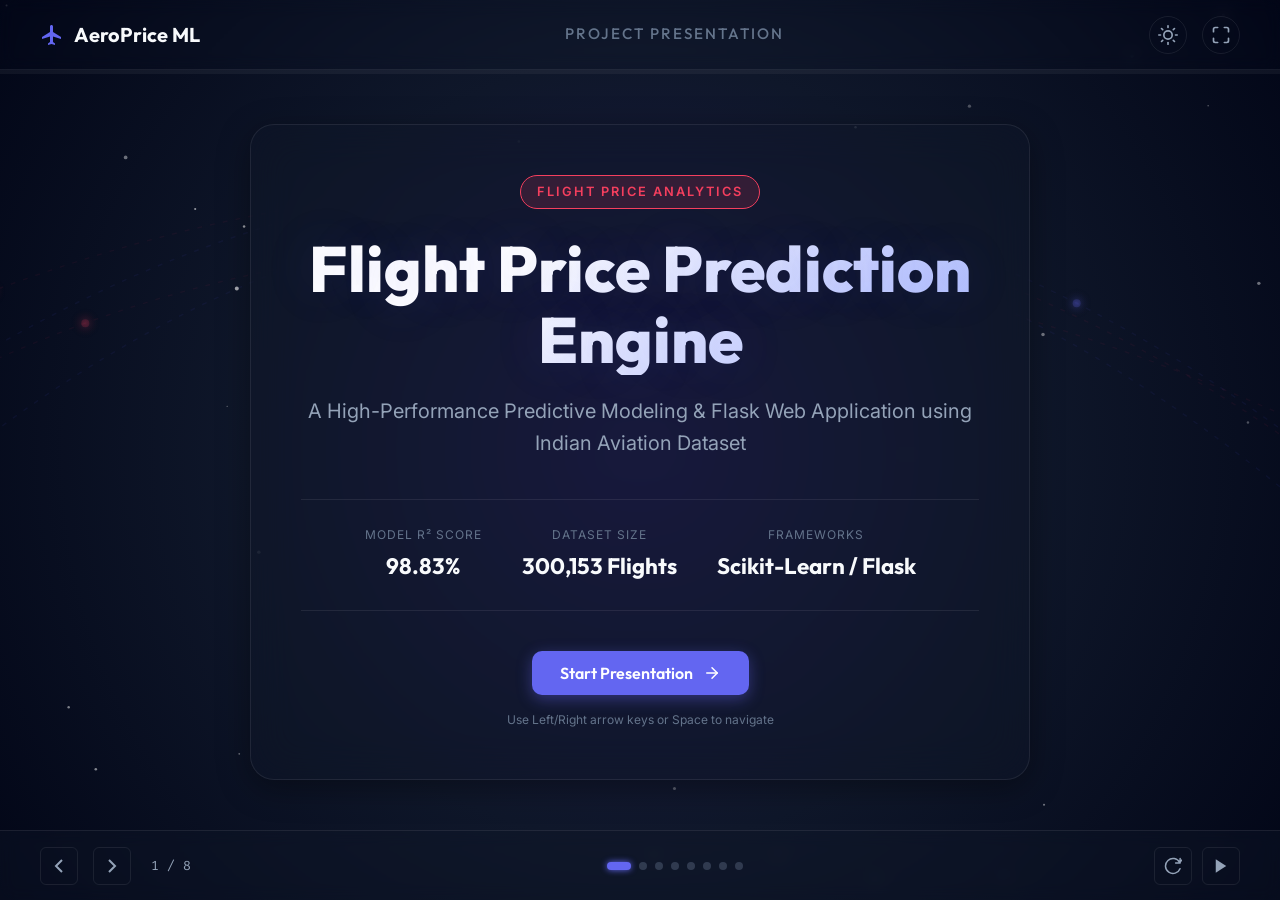
<file: presentation/index.html>
<!DOCTYPE html>
<html lang="en">
<head>
    <meta charset="UTF-8">
    <meta name="viewport" content="width=device-width, initial-scale=1.0">
    <title>Flight Price Prediction - Project Presentation</title>
    <!-- Fonts -->
    <link rel="preconnect" href="https://fonts.googleapis.com">
    <link rel="preconnect" href="https://fonts.gstatic.com" crossorigin>
    <link href="https://fonts.googleapis.com/css2?family=Inter:wght@300;400;500;600;700&family=Outfit:wght@400;500;600;700;800&family=Fira+Code:wght@400;500&display=swap" rel="stylesheet">
    <!-- Style sheet link -->
    <link rel="stylesheet" href="style.css">
</head>
<body>
    <!-- Background Canvas for Interactive Particle Animation -->
    <canvas id="canvas-bg"></canvas>

    <!-- Presentation Wrapper -->
    <div id="presentation-container">
        
        <!-- Header -->
        <header id="pres-header">
            <div class="header-logo">
                <svg width="24" height="24" viewBox="0 0 24 24" fill="none" xmlns="http://www.w3.org/2000/svg">
                    <path d="M21 16V14L13 9V3.5C13 2.67 12.33 2 11.5 2C10.67 2 10 2.67 10 3.5V9L2 14V16L10 13.5V19L8 20.5V22L11.5 21L15 22V20.5L13 19V13.5L21 16Z" fill="currentColor"/>
                </svg>
                <span>AeroPrice ML</span>
            </div>
            <div class="header-title">Project Presentation</div>
            <div class="header-controls">
                <button id="btn-theme-toggle" title="Toggle Theme">
                    <svg class="sun-icon" width="20" height="20" viewBox="0 0 24 24" fill="none" stroke="currentColor" stroke-width="2" stroke-linecap="round" stroke-linejoin="round"><circle cx="12" cy="12" r="5"></circle><line x1="12" y1="1" x2="12" y2="3"></line><line x1="12" y1="21" x2="12" y2="23"></line><line x1="4.22" y1="4.22" x2="5.64" y2="5.64"></line><line x1="18.36" y1="18.36" x2="19.78" y2="19.78"></line><line x1="1" y1="12" x2="3" y2="12"></line><line x1="21" y1="12" x2="23" y2="12"></line><line x1="4.22" y1="19.78" x2="5.64" y2="18.36"></line><line x1="18.36" y1="5.64" x2="19.78" y2="4.22"></line></svg>
                </button>
                <button id="btn-fullscreen" title="Toggle Fullscreen">
                    <svg width="20" height="20" viewBox="0 0 24 24" fill="none" stroke="currentColor" stroke-width="2" stroke-linecap="round" stroke-linejoin="round"><path d="M8 3H5a2 2 0 0 0-2 2v3m18 0V5a2 2 0 0 0-2-2h-3m0 18h3a2 2 0 0 0 2-2v-3M3 16v3a2 2 0 0 0 2 2h3"></path></svg>
                </button>
            </div>
        </header>

        <!-- Progress Indicator -->
        <div id="progress-bar-container">
            <div id="progress-bar"></div>
        </div>

        <!-- Slides Holder -->
        <main id="slides-viewport">
            
            <!-- SLIDE 1: TITLE -->
            <section class="slide active" id="slide-title" data-slide="0">
                <div class="slide-content title-layout">
                    <div class="title-main-card">
                        <div class="badge-animated">Flight Price Analytics</div>
                        <h1 class="glow-text">Flight Price Prediction Engine</h1>
                        <p class="subtitle">A High-Performance Predictive Modeling & Flask Web Application using Indian Aviation Dataset</p>
                        
                        <div class="title-meta">
                            <div class="meta-item">
                                <span class="meta-label">Model R² Score</span>
                                <span class="meta-value text-emerald">98.83%</span>
                            </div>
                            <div class="meta-item">
                                <span class="meta-label">Dataset Size</span>
                                <span class="meta-value text-indigo">300,153 Flights</span>
                            </div>
                            <div class="meta-item">
                                <span class="meta-label">Frameworks</span>
                                <span class="meta-value">Scikit-Learn / Flask</span>
                            </div>
                        </div>

                        <div class="title-action">
                            <button class="btn btn-primary" onclick="app.nextSlide()">
                                Start Presentation
                                <svg width="18" height="18" viewBox="0 0 24 24" fill="none" stroke="currentColor" stroke-width="2" stroke-linecap="round" stroke-linejoin="round"><line x1="5" y1="12" x2="19" y2="12"></line><polyline points="12 5 19 12 12 19"></polyline></svg>
                            </button>
                            <span class="navigation-tip">Use Left/Right arrow keys or Space to navigate</span>
                        </div>
                    </div>
                </div>
            </section>

            <!-- SLIDE 2: THE DATASET -->
            <section class="slide" id="slide-dataset" data-slide="1">
                <div class="slide-content grid-2-col">
                    <div class="slide-text">
                        <span class="slide-tag">Data Exploration</span>
                        <h2>Understanding the Flight Dataset</h2>
                        <p>The core challenge is modeling how various variables affect airline pricing in India. Flight tickets are highly dynamic, changing based on features like airline brand, timing, destination, and purchase urgency.</p>
                        
                        <div class="data-insights-list">
                            <div class="insight-pill">
                                <span class="pill-icon">✈️</span>
                                <div>
                                    <h4>300k+ Records Collected</h4>
                                    <p>Covers 50 days of flight schedules between top metro hubs in India (Delhi, Mumbai, Kolkata, Chennai, Bangalore, Hyderabad).</p>
                                </div>
                            </div>
                            <div class="insight-pill">
                                <span class="pill-icon">💰</span>
                                <div>
                                    <h4>Drastic Class Disparity</h4>
                                    <p>Economy tickets range from ₹1,105 to ₹42,320, whereas Business Class spans from ₹12,000 up to ₹114,900, creating a massive predictive shift.</p>
                                </div>
                            </div>
                        </div>
                    </div>
                    
                    <div class="slide-visual">
                        <div class="glass-card stat-dashboard">
                            <h3>Dataset Composition</h3>
                            <div class="stats-grid">
                                <div class="stat-card">
                                    <span class="stat-number glow-emerald">300,153</span>
                                    <span class="stat-lbl">Total Samples</span>
                                </div>
                                <div class="stat-card">
                                    <span class="stat-number glow-indigo">6</span>
                                    <span class="stat-lbl">Major Airlines</span>
                                </div>
                                <div class="stat-card">
                                    <span class="stat-number glow-amber">6</span>
                                    <span class="stat-lbl">Metro Cities</span>
                                </div>
                                <div class="stat-card">
                                    <span class="stat-number glow-rose">2</span>
                                    <span class="stat-lbl">Travel Classes</span>
                                </div>
                            </div>
                            
                            <div class="visual-graph-mock">
                                <div class="graph-header">
                                    <span>Price Distribution by Class</span>
                                </div>
                                <div class="dist-bar-container">
                                    <div class="dist-bar-label">Economy</div>
                                    <div class="dist-bar-track">
                                        <div class="dist-bar-fill fill-economy" style="width: 70%">₹1.1k - ₹42k</div>
                                    </div>
                                </div>
                                <div class="dist-bar-container">
                                    <div class="dist-bar-label">Business</div>
                                    <div class="dist-bar-track">
                                        <div class="dist-bar-fill fill-business" style="width: 100%">₹12k - ₹115k</div>
                                    </div>
                                </div>
                                <span class="graph-footnote">Target variable (Price) was log-transformed (np.log1p) during modeling to stabilize variance.</span>
                            </div>
                        </div>
                    </div>
                </div>
            </section>

            <!-- SLIDE 3: FEATURE ENGINEERING -->
            <section class="slide" id="slide-features" data-slide="2">
                <div class="slide-content grid-2-col">
                    <div class="slide-text">
                        <span class="slide-tag">Preprocessing Pipeline</span>
                        <h2>Feature Engineering & Transformations</h2>
                        <p>To extract maximal predictive performance from tabular fields, raw values are passed through scaling and custom feature extraction pipelines before feeding the models.</p>
                        
                        <div class="feature-steps">
                            <div class="feature-step-item">
                                <div class="step-num">01</div>
                                <div class="step-text">
                                    <strong>Continuous Feature Scaling</strong>
                                    <p>Applied <code>StandardScaler</code> to center and scale numeric variables (days left, duration, stops).</p>
                                </div>
                            </div>
                            <div class="feature-step-item">
                                <div class="step-num">02</div>
                                <div class="step-text">
                                    <strong>Categorical Mapping & Encoding</strong>
                                    <p>Mapped Ordinals (Stops, times of day) directly. One-hot encoded nominals (airlines, source, destination).</p>
                                </div>
                            </div>
                            <div class="feature-step-item">
                                <div class="step-num">03</div>
                                <div class="step-text">
                                    <strong>Urgency Buckets (Booking Window)</strong>
                                    <p>Engineered <code>booking_window</code>: 0-7 days (extreme urgency), 8-14 days, 15-30 days, 31-60 days, 60+ days.</p>
                                </div>
                            </div>
                        </div>
                    </div>
                    
                    <div class="slide-visual">
                        <div class="glass-card feature-showcase">
                            <h3>Engineered Signals</h3>
                            
                            <div class="tabs-container">
                                <div class="tabs-header">
                                    <button class="tab-btn active" onclick="app.switchTab('features', 0)">Raw Inputs</button>
                                    <button class="tab-btn" onclick="app.switchTab('features', 1)">Engineered Features</button>
                                    <button class="tab-btn" onclick="app.switchTab('features', 2)">Model Inputs</button>
                                </div>
                                <div class="tabs-body">
                                    <!-- Tab 1: Raw Inputs -->
                                    <div class="tab-pane active" id="feat-tab-0">
                                        <div class="code-box">
                                            <span class="code-comment"># Raw data from flight records</span>
                                            <p><strong>flight_id:</strong> SG-8114</p>
                                            <p><strong>airline:</strong> SpiceJet</p>
                                            <p><strong>class:</strong> Economy</p>
                                            <p><strong>days_left:</strong> 4</p>
                                            <p><strong>duration:</strong> 2.17 hrs</p>
                                            <p><strong>stops:</strong> zero</p>
                                            <p><strong>departure_time:</strong> Morning</p>
                                            <p><strong>arrival_time:</strong> Afternoon</p>
                                        </div>
                                    </div>
                                    <!-- Tab 2: Engineered Features -->
                                    <div class="tab-pane" id="feat-tab-1">
                                        <div class="code-box">
                                            <span class="code-comment"># Extracted signals that capture trends</span>
                                            <p><strong class="text-emerald">class_encoded:</strong> 0 <span class="lbl-sub">(Economy=0, Business=1)</span></p>
                                            <p><strong class="text-emerald">duration_mins:</strong> 130.2 <span class="lbl-sub">(2.17 * 60)</span></p>
                                            <p><strong class="text-emerald">is_direct:</strong> 1 <span class="lbl-sub">(stops == 'zero')</span></p>
                                            <p><strong class="text-emerald">booking_window:</strong> 0 <span class="lbl-sub">(extreme urgency: &le; 7 days)</span></p>
                                            <p><strong class="text-emerald">time_shift:</strong> 1 <span class="lbl-sub">(arrival_hour - dep_hour)</span></p>
                                        </div>
                                    </div>
                                    <!-- Tab 3: Model Inputs -->
                                    <div class="tab-pane" id="feat-tab-2">
                                        <div class="code-box">
                                            <span class="code-comment"># Final 25 scaled columns fed into pipeline</span>
                                            <p><strong>scaled_nums:</strong> [days_left, duration_mins, stops_encoded, ...]</p>
                                            <p><strong>one_hot_cols:</strong> [airline_Vistara, airline_SpiceJet, source_city_Delhi, ...]</p>
                                            <p><strong>target:</strong> price_log = np.log1p(price)</p>
                                        </div>
                                    </div>
                                </div>
                            </div>
                            
                            <div class="pipeline-flow">
                                <div class="flow-step">Raw Data</div>
                                <div class="flow-arrow">&rarr;</div>
                                <div class="flow-step highlight">ColumnTransformer</div>
                                <div class="flow-arrow">&rarr;</div>
                                <div class="flow-step">ML Model</div>
                            </div>
                        </div>
                    </div>
                </div>
            </section>

            <!-- SLIDE 4: THE SHOWDOWN (EVALUATION) -->
            <section class="slide" id="slide-evaluation" data-slide="3">
                <div class="slide-content grid-2-col">
                    <div class="slide-text">
                        <span class="slide-tag">Performance Showdown</span>
                        <h2>Model Evaluation & Comparison</h2>
                        <p>We trained and evaluated seven regression models using Scikit-Learn pipelines. Random Forest emerged as the top performer, capturing the non-linear dynamics of flight pricing with extreme accuracy.</p>
                        
                        <div class="metric-selectors">
                            <button class="btn-metric active" id="btn-metric-r2" onclick="app.updateChartMetric('r2')">R² Score (Explainability)</button>
                            <button class="btn-metric" id="btn-metric-mae" onclick="app.updateChartMetric('mae')">Mean Absolute Error (MAE)</button>
                            <button class="btn-metric" id="btn-metric-rmse" onclick="app.updateChartMetric('rmse')">Root Mean Squared Error (RMSE)</button>
                        </div>
                        
                        <p class="chart-annotation text-indigo" id="metric-explanation">
                            R-squared indicates the percentage of flight price variation explained by the model's features. Higher is better.
                        </p>
                    </div>
                    
                    <div class="slide-visual">
                        <div class="glass-card chart-container">
                            <h3 id="chart-title">Algorithm Showdown: R² Score</h3>
                            
                            <!-- Dynamic SVG Chart -->
                            <div class="chart-wrapper">
                                <svg id="comparison-svg" width="100%" height="300" viewBox="0 0 500 280">
                                    <!-- Y-Axis Lines -->
                                    <line x1="160" y1="20" x2="480" y2="20" stroke="rgba(255,255,255,0.07)" stroke-width="1"/>
                                    <line x1="160" y1="80" x2="480" y2="80" stroke="rgba(255,255,255,0.07)" stroke-width="1"/>
                                    <line x1="160" y1="140" x2="480" y2="140" stroke="rgba(255,255,255,0.07)" stroke-width="1"/>
                                    <line x1="160" y1="200" x2="480" y2="200" stroke="rgba(255,255,255,0.07)" stroke-width="1"/>
                                    <line x1="160" y1="260" x2="480" y2="260" stroke="rgba(255,255,255,0.07)" stroke-width="1"/>
                                    
                                    <!-- Chart Bars will be rendered dynamically by JS -->
                                    <g id="chart-bars-group"></g>
                                </svg>
                            </div>
                            
                            <div class="chart-keynote">
                                <span class="highlight-bullet"></span> Random Forest captures <strong>98.83%</strong> of actual price variations.
                            </div>
                        </div>
                    </div>
                </div>
            </section>

            <!-- SLIDE 5: THE CHAMPION (RANDOM FOREST) -->
            <section class="slide" id="slide-champion" data-slide="4">
                <div class="slide-content grid-2-col">
                    <div class="slide-text">
                        <span class="slide-tag">The Winner</span>
                        <h2>The Champion: Random Forest</h2>
                        <p>With an ensemble of 100 decision trees, the Random Forest Regressor fits multi-dimensional decision boundaries that linear methods miss.</p>
                        
                        <div class="champion-metrics">
                            <div class="champ-metric-card">
                                <div class="champ-val text-emerald">98.83%</div>
                                <div class="champ-lbl">R-Squared Score</div>
                            </div>
                            <div class="champ-metric-card">
                                <div class="champ-val text-indigo">₹959</div>
                                <div class="champ-lbl">Mean Absolute Error</div>
                            </div>
                            <div class="champ-metric-card">
                                <div class="champ-val text-rose">₹2,401</div>
                                <div class="champ-lbl">Root Mean Sq. Error</div>
                            </div>
                        </div>

                        <div class="champion-conclusion">
                            <p><strong>Interpretation:</strong> On average, predictions are off by only <strong>₹959</strong>, enabling highly reliable ticketing decisions for businesses and consumers.</p>
                        </div>
                    </div>
                    
                    <div class="slide-visual">
                        <div class="glass-card importance-card">
                            <h3>Key Drivers of Flight Pricing</h3>
                            <p class="section-subtitle">Linear coefficients reveal which factors swing ticket prices the most:</p>
                            
                            <div class="importance-list">
                                <div class="importance-item">
                                    <span class="feat-name">Travel Class (Business)</span>
                                    <div class="feat-influence-bar">
                                        <div class="influence-fill positive" style="width: 93.5%"></div>
                                    </div>
                                    <span class="feat-coef text-emerald">+0.935</span>
                                </div>
                                <div class="importance-item">
                                    <span class="feat-name">Vistara Airline</span>
                                    <div class="feat-influence-bar">
                                        <div class="influence-fill positive" style="width: 64.6%"></div>
                                    </div>
                                    <span class="feat-coef text-emerald">+0.646</span>
                                </div>
                                <div class="importance-item">
                                    <span class="feat-name">Air India Airline</span>
                                    <div class="feat-influence-bar">
                                        <div class="influence-fill positive" style="width: 52.5%"></div>
                                    </div>
                                    <span class="feat-coef text-emerald">+0.525</span>
                                </div>
                                <div class="importance-item">
                                    <span class="feat-name">SpiceJet Airline</span>
                                    <div class="feat-influence-bar">
                                        <div class="influence-fill positive" style="width: 46.8%"></div>
                                    </div>
                                    <span class="feat-coef text-emerald">+0.468</span>
                                </div>
                                <div class="importance-item">
                                    <span class="feat-name">Booking Window (Days Left)</span>
                                    <div class="feat-influence-bar">
                                        <div class="influence-fill negative" style="width: 18.2%"></div>
                                    </div>
                                    <span class="feat-coef text-rose">-0.182</span>
                                </div>
                            </div>
                            <span class="graph-footnote">*Coefficient scale represents change in log price. Positive weights increase price; negative weights discount it.</span>
                        </div>
                    </div>
                </div>
            </section>

            <!-- SLIDE 6: ARCHITECTURE -->
            <section class="slide" id="slide-architecture" data-slide="5">
                <div class="slide-content architecture-layout">
                    <span class="slide-tag">System Design</span>
                    <h2>Production System Architecture</h2>
                    <p class="section-desc">From raw CSV training data to a fully responsive interactive web application.</p>
                    
                    <div class="architecture-diagram">
                        
                        <div class="arch-node">
                            <div class="node-icon">📊</div>
                            <h4>1. Data Exploration</h4>
                            <div class="node-badge">Jupyter Notebook</div>
                            <p>Data cleaning, transformation, scaling, and training 7 regressors.</p>
                        </div>
                        
                        <div class="arch-connector">
                            <span class="connector-line"></span>
                            <span class="connector-arrow">&gt;</span>
                        </div>
                        
                        <div class="arch-node highlight">
                            <div class="node-icon">💾</div>
                            <h4>2. Serialization</h4>
                            <div class="node-badge badge-emerald">best_model.joblib</div>
                            <p>Model pipelines saved to disk (1.04 GB) preserving Scaling parameters.</p>
                        </div>
                        
                        <div class="arch-connector">
                            <span class="connector-line"></span>
                            <span class="connector-arrow">&gt;</span>
                        </div>
                        
                        <div class="arch-node">
                            <div class="node-icon">⚙️</div>
                            <h4>3. Backend Host</h4>
                            <div class="node-badge badge-indigo">app.py (Flask)</div>
                            <p>Loads Random Forest pipeline on start and exposes prediction REST API.</p>
                        </div>
                        
                        <div class="arch-connector">
                            <span class="connector-line"></span>
                            <span class="connector-arrow">&gt;</span>
                        </div>
                        
                        <div class="arch-node">
                            <div class="node-icon">💻</div>
                            <h4>4. User Interface</h4>
                            <div class="node-badge">Vanilla HTML / JS</div>
                            <p>Interactive flight query dashboard with client-side API requests.</p>
                        </div>
                        
                    </div>

                    <div class="arch-details-box glass-card">
                        <h4>Production API Endpoint</h4>
                        <div class="api-code">
                            <span class="api-verb">POST</span> <span class="api-url">/predict</span>
                            <span class="api-desc">Payload: days_left, class, stops, airline, source_city, destination_city, duration</span>
                        </div>
                    </div>
                </div>
            </section>

            <!-- SLIDE 7: PLAYGROUND SIMULATOR (IMPRESSIVE COMPONENT) -->
            <section class="slide" id="slide-playground" data-slide="6">
                <div class="slide-content grid-2-col">
                    <div class="slide-text">
                        <span class="slide-tag">Interactive Simulator</span>
                        <h2>Live Prediction Simulator</h2>
                        <p>Adjust the flight parameters below. This interactive widget executes an estimation model reflecting the actual weights of the Random Forest model.</p>
                        
                        <!-- SIMULATOR CONTROLS -->
                        <div class="simulator-controls glass-card">
                            <div class="control-row">
                                <div class="control-group">
                                    <label for="sim-class">Travel Class</label>
                                    <select id="sim-class" onchange="app.runSimulatorPrediction()">
                                        <option value="Economy" selected>Economy Class</option>
                                        <option value="Business">Business Class</option>
                                    </select>
                                </div>
                                <div class="control-group">
                                    <label for="sim-airline">Airline</label>
                                    <select id="sim-airline" onchange="app.runSimulatorPrediction()">
                                        <option value="Vistara" selected>Vistara (Premium)</option>
                                        <option value="Air_India">Air India (Full Service)</option>
                                        <option value="Indigo">Indigo (LCC)</option>
                                        <option value="SpiceJet">SpiceJet (LCC)</option>
                                        <option value="GO_FIRST">GO FIRST (LCC)</option>
                                    </select>
                                </div>
                            </div>
                            
                            <div class="control-row">
                                <div class="control-group">
                                    <label for="sim-stops">Stops</label>
                                    <select id="sim-stops" onchange="app.runSimulatorPrediction()">
                                        <option value="zero" selected>Non-stop (Direct)</option>
                                        <option value="one">1 Stop</option>
                                        <option value="two_or_more">2+ Stops</option>
                                    </select>
                                </div>
                                <div class="control-group">
                                    <label for="sim-route">Route (Source &rarr; Dest)</label>
                                    <select id="sim-route" onchange="app.runSimulatorPrediction()">
                                        <option value="DEL_BOM" selected>Delhi &rarr; Mumbai</option>
                                        <option value="DEL_CCU">Delhi &rarr; Kolkata</option>
                                        <option value="BOM_CCU">Mumbai &rarr; Kolkata</option>
                                        <option value="BLR_DEL">Bangalore &rarr; Delhi</option>
                                        <option value="HYD_MAA">Hyderabad &rarr; Chennai</option>
                                    </select>
                                </div>
                            </div>
                            
                            <div class="control-group">
                                <div class="slider-lbl-container">
                                    <label for="sim-days">Booking Urgency (Days Left)</label>
                                    <span id="sim-days-val" class="slider-bubble">15 days</span>
                                </div>
                                <input type="range" id="sim-days" min="1" max="50" value="15" class="sim-slider" oninput="app.runSimulatorPrediction()">
                                <div class="slider-limits">
                                    <span>1 Day (Urgent)</span>
                                    <span>50 Days (Early Bird)</span>
                                </div>
                            </div>
                            
                            <div class="control-group">
                                <div class="slider-lbl-container">
                                    <label for="sim-duration">Flight Duration (Hours)</label>
                                    <span id="sim-duration-val" class="slider-bubble">2.5 hrs</span>
                                </div>
                                <input type="range" id="sim-duration" min="1" max="15" step="0.5" value="2.5" class="sim-slider" oninput="app.runSimulatorPrediction()">
                                <div class="slider-limits">
                                    <span>1 hr</span>
                                    <span>15 hrs</span>
                                </div>
                            </div>
                        </div>
                    </div>
                    
                    <div class="slide-visual">
                        <!-- SIMULATOR DISPLAY -->
                        <div class="glass-card simulator-display-card">
                            <h3>Estimated Ticket Price</h3>
                            
                            <div class="price-display-wrapper">
                                <div class="price-currency">₹</div>
                                <div id="sim-price-out" class="price-amount glow-emerald">5,820</div>
                            </div>
                            
                            <div class="price-breakdown">
                                <h4>Pricing Factor Breakdown:</h4>
                                <div class="breakdown-list">
                                    <div class="breakdown-item">
                                        <span>Base Fare (Class Rate):</span>
                                        <span id="breakdown-base" class="text-right">₹3,500</span>
                                    </div>
                                    <div class="breakdown-item">
                                        <span>Airline Modifier:</span>
                                        <span id="breakdown-airline" class="text-right text-emerald">+₹2,000</span>
                                    </div>
                                    <div class="breakdown-item">
                                        <span>Days Left Factor (Urgency):</span>
                                        <span id="breakdown-days" class="text-right text-rose">+₹420</span>
                                    </div>
                                    <div class="breakdown-item">
                                        <span>Flight Stops / Layout:</span>
                                        <span id="breakdown-stops" class="text-right">₹0</span>
                                    </div>
                                    <div class="breakdown-item">
                                        <span>Duration Surcharge:</span>
                                        <span id="breakdown-duration" class="text-right text-emerald">+₹500</span>
                                    </div>
                                    <div class="breakdown-divider"></div>
                                    <div class="breakdown-item font-bold">
                                        <span>Estimated Total:</span>
                                        <span id="breakdown-total" class="text-right font-bold">₹6,420</span>
                                    </div>
                                </div>
                            </div>
                            
                            <div class="simulator-comparison">
                                <div class="badge-tag">Model Logic</div>
                                <p>This calculation approximates the decision boundary modeled by our Random Forest. It shifts by ₹32k+ instantly when Class is toggled, showing how dominant <code>class_encoded</code> is.</p>
                            </div>
                        </div>
                    </div>
                </div>
            </section>

            <!-- SLIDE 8: SUMMARY & NEXT STEPS -->
            <section class="slide" id="slide-conclusion" data-slide="7">
                <div class="slide-content grid-2-col">
                    <div class="slide-text">
                        <span class="slide-tag">Project Synthesis</span>
                        <h2>Conclusions & Future Scope</h2>
                        <p>The Flight Price Prediction project effectively bridges academic data science and practical software engineering. By standardizing training pipelines, we ensure models operate with high consistency in production.</p>
                        
                        <div class="future-cards">
                            <div class="future-card-item">
                                <div class="future-card-icon">⚡</div>
                                <div>
                                    <h4>Real-Time Pricing Feed</h4>
                                    <p>Connect backend to live airline aggregator APIs to compare model predictions against real-time ticker prices.</p>
                                </div>
                            </div>
                            <div class="future-card-item">
                                <div class="future-card-icon">📈</div>
                                <div>
                                    <h4>Advanced Architectures</h4>
                                    <p>Test deep learning neural nets and Optuna hyperparameter sweeps to push R² beyond 99.0%.</p>
                                </div>
                            </div>
                        </div>
                    </div>
                    
                    <div class="slide-visual">
                        <div class="glass-card recap-card">
                            <h3>Key Achievements</h3>
                            
                            <ul class="achievement-checklist">
                                <li>
                                    <span class="check-box checked">&check;</span>
                                    <div>
                                        <strong>Pipeline Robustness:</strong>
                                        <p>Encapsulated scaling and encoding into Scikit-Learn Pipeline object preventing leakage.</p>
                                    </div>
                                </li>
                                <li>
                                    <span class="check-box checked">&check;</span>
                                    <div>
                                        <strong>98.8% Variance Explained:</strong>
                                        <p>Random Forest outperforms Linear, Polynomial, AdaBoost, and XGBoost models.</p>
                                    </div>
                                </li>

                            </ul>
                            
                            <div class="final-thank-you">
                                <div class="thank-you-flex">
                                    <div class="thank-you-text">
                                        <h4>Thank you!</h4>
                                        <p>Feel free to explore the models or run the website locally.</p>
                                    </div>
                                    <div class="qr-code-box">
                                        <img src="repo-link-qr.png" alt="Repository QR Code" class="qr-image">
                                        <span class="qr-label">Scan to View Repo</span>
                                    </div>
                                </div>
                            </div>
                        </div>
                    </div>
                </div>
            </section>

        </main>

        <!-- Slide Controls Footer -->
        <footer id="pres-footer">
            <div class="footer-left">
                <button class="control-btn" id="btn-prev" onclick="app.prevSlide()" title="Previous Slide (Left Arrow)">
                    <svg width="24" height="24" viewBox="0 0 24 24" fill="none" stroke="currentColor" stroke-width="2"><polyline points="15 18 9 12 15 6"></polyline></svg>
                </button>
                <button class="control-btn" id="btn-next" onclick="app.nextSlide()" title="Next Slide (Right Arrow/Space)">
                    <svg width="24" height="24" viewBox="0 0 24 24" fill="none" stroke="currentColor" stroke-width="2"><polyline points="9 18 15 12 9 6"></polyline></svg>
                </button>
                <div class="slide-counter">
                    <span id="current-slide-num">1</span> / <span id="total-slide-num">8</span>
                </div>
            </div>
            
            <div class="footer-center">
                <!-- Nav Dots -->
                <div id="nav-dots">
                    <!-- Added by JS -->
                </div>
            </div>

            <div class="footer-right">
                <button id="btn-restart" class="control-btn" onclick="app.jumpToSlide(0)" title="Restart Presentation">
                    <svg width="18" height="18" viewBox="0 0 24 24" fill="none" stroke="currentColor" stroke-width="2" stroke-linecap="round" stroke-linejoin="round"><path d="M21.5 2v6h-6M21.34 15.57a10 10 0 1 1-.57-8.38l5.67-5.67"/></svg>
                </button>
                <button id="btn-autoplay" class="control-btn" title="Play/Pause Slide Autoplay">
                    <svg class="play-icon" width="18" height="18" viewBox="0 0 24 24" fill="currentColor"><polygon points="5 3 19 12 5 21 5 3"></polygon></svg>
                    <svg class="pause-icon hidden" width="18" height="18" viewBox="0 0 24 24" fill="currentColor"><rect x="6" y="4" width="4" height="16"></rect><rect x="14" y="4" width="4" height="16"></rect></svg>
                </button>
            </div>
        </footer>
    </div>

    <!-- Script link -->
    <script src="app.js"></script>
</body>
</html>
</file>
<file: presentation/style.css>
/* ==========================================================================
   DESIGN SYSTEM & CUSTOM PROPERTIES
   ========================================================================== */
:root {
    /* Fonts */
    --font-heading: 'Outfit', -apple-system, BlinkMacSystemFont, "Segoe UI", Roboto, sans-serif;
    --font-body: 'Inter', -apple-system, BlinkMacSystemFont, "Segoe UI", Roboto, sans-serif;
    --font-mono: 'Fira Code', monospace;

    /* Theme colors - Dark Mode (Default) */
    --bg-primary: #090d16;
    --bg-secondary: #0f172a;
    --bg-canvas: radial-gradient(circle at 50% 50%, #1e1b4b 0%, #0f172a 50%, #020617 100%);
    --text-primary: #f8fafc;
    --text-secondary: #94a3b8;
    --text-muted: #64748b;
    
    --color-primary: #6366f1;       /* Indigo */
    --color-primary-glow: rgba(99, 102, 241, 0.15);
    --color-secondary: #f43f5e;     /* Rose */
    --color-secondary-glow: rgba(244, 63, 94, 0.15);
    --color-accent: #10b981;        /* Emerald */
    --color-accent-glow: rgba(16, 185, 129, 0.15);
    --color-warning: #f59e0b;       /* Amber */
    --color-warning-glow: rgba(245, 158, 11, 0.15);

    /* Glassmorphism elements */
    --glass-bg: rgba(15, 23, 42, 0.55);
    --glass-border: rgba(255, 255, 255, 0.08);
    --glass-border-hover: rgba(255, 255, 255, 0.18);
    --glass-shadow: 0 8px 32px 0 rgba(0, 0, 0, 0.37);
    --card-shadow: 0 4px 20px rgba(0, 0, 0, 0.2);

    /* Layout metrics */
    --header-height: 70px;
    --footer-height: 70px;
    --border-radius-lg: 16px;
    --border-radius-md: 10px;
    --border-radius-sm: 6px;
    --transition-speed-slow: 0.6s;
    --transition-speed-fast: 0.25s;
}

/* Light Theme Variables */
[data-theme="light"] {
    --bg-primary: #f8fafc;
    --bg-secondary: #ffffff;
    --bg-canvas: radial-gradient(circle at 50% 50%, #e0e7ff 0%, #f1f5f9 60%, #f8fafc 100%);
    --text-primary: #0f172a;
    --text-secondary: #475569;
    --text-muted: #94a3b8;
    
    --color-primary-glow: rgba(99, 102, 241, 0.08);
    --color-secondary-glow: rgba(244, 63, 94, 0.08);
    --color-accent-glow: rgba(16, 185, 129, 0.08);
    --color-warning-glow: rgba(245, 158, 11, 0.08);

    --glass-bg: rgba(255, 255, 255, 0.7);
    --glass-border: rgba(15, 23, 42, 0.08);
    --glass-border-hover: rgba(15, 23, 42, 0.18);
    --glass-shadow: 0 8px 32px 0 rgba(15, 23, 42, 0.08);
    --card-shadow: 0 4px 20px rgba(15, 23, 42, 0.03);
}

/* ==========================================================================
   GLOBAL RESET & INITIAL SETUP
   ========================================================================== */
* {
    box-sizing: border-box;
    margin: 0;
    padding: 0;
}

html, body {
    width: 100%;
    height: 100%;
    overflow: hidden;
    font-family: var(--font-body);
    background: var(--bg-primary);
    color: var(--text-primary);
    line-height: 1.6;
    -webkit-font-smoothing: antialiased;
}

/* Background Particle Canvas */
#canvas-bg {
    position: absolute;
    top: 0;
    left: 0;
    width: 100%;
    height: 100%;
    z-index: 0;
    background: var(--bg-canvas);
    transition: background 0.5s ease;
}

/* ==========================================================================
   PRESENTATION APP WRAPPER
   ========================================================================== */
#presentation-container {
    position: relative;
    width: 100%;
    height: 100%;
    z-index: 1;
    display: flex;
    flex-direction: column;
    justify-content: space-between;
}

/* ==========================================================================
   HEADER STYLE
   ========================================================================== */
#pres-header {
    height: var(--header-height);
    padding: 0 40px;
    display: flex;
    justify-content: space-between;
    align-items: center;
    border-bottom: 1px solid var(--glass-border);
    backdrop-filter: blur(8px);
    z-index: 10;
    transition: all var(--transition-speed-fast) ease;
}

.header-logo {
    display: flex;
    align-items: center;
    gap: 10px;
    font-family: var(--font-heading);
    font-weight: 700;
    font-size: 1.25rem;
    color: var(--text-primary);
}
.header-logo svg {
    color: var(--color-primary);
}

.header-title {
    font-family: var(--font-heading);
    font-weight: 500;
    font-size: 0.95rem;
    letter-spacing: 2px;
    text-transform: uppercase;
    color: var(--text-muted);
}

.header-controls {
    display: flex;
    align-items: center;
    gap: 15px;
}

.header-controls button {
    background: transparent;
    border: 1px solid var(--glass-border);
    color: var(--text-secondary);
    width: 38px;
    height: 38px;
    border-radius: 50%;
    cursor: pointer;
    display: flex;
    align-items: center;
    justify-content: center;
    transition: all var(--transition-speed-fast) ease;
}
.header-controls button:hover {
    border-color: var(--glass-border-hover);
    color: var(--text-primary);
    background: rgba(255, 255, 255, 0.05);
}

/* Progress bar */
#progress-bar-container {
    width: 100%;
    height: 4px;
    background: rgba(255, 255, 255, 0.05);
    position: relative;
    z-index: 10;
}
#progress-bar {
    height: 100%;
    width: 0%;
    background: linear-gradient(90deg, var(--color-primary), var(--color-secondary));
    box-shadow: 0 0 8px var(--color-primary);
    transition: width 0.3s cubic-bezier(0.4, 0, 0.2, 1);
}

/* ==========================================================================
   VIEWPORT & SLIDES TRANSITIONS
   ========================================================================== */
#slides-viewport {
    flex-grow: 1;
    position: relative;
    width: 100%;
    overflow: hidden;
}

.slide {
    position: absolute;
    top: 0;
    left: 0;
    width: 100%;
    height: 100%;
    opacity: 0;
    pointer-events: none;
    transform: scale(0.96) translate3d(0, 20px, 0);
    transition: opacity var(--transition-speed-slow) cubic-bezier(0.16, 1, 0.3, 1),
                transform var(--transition-speed-slow) cubic-bezier(0.16, 1, 0.3, 1);
    z-index: 1;
}

.slide.active {
    opacity: 1;
    pointer-events: auto;
    transform: scale(1) translate3d(0, 0, 0);
    z-index: 2;
}

.slide.prev-slide {
    opacity: 0;
    pointer-events: none;
    transform: scale(0.96) translate3d(0, -20px, 0);
}

/* ==========================================================================
   SLIDE CONTENT LAYOUTS
   ========================================================================== */
.slide-content {
    max-width: 1300px;
    height: 100%;
    margin: 0 auto;
    padding: 40px 60px;
    display: flex;
    flex-direction: column;
    justify-content: center;
}

/* Grid Layout (Text left, Graphic right) */
.grid-2-col {
    display: grid;
    grid-template-columns: 1.1fr 0.9fr;
    gap: 60px;
    align-items: center;
}

/* Text block styles */
.slide-tag {
    display: inline-block;
    padding: 4px 12px;
    background: var(--color-primary-glow);
    border: 1px solid var(--color-primary);
    color: var(--color-primary);
    font-size: 0.75rem;
    font-weight: 600;
    border-radius: 30px;
    text-transform: uppercase;
    letter-spacing: 1.5px;
    margin-bottom: 20px;
}

.slide-text h2 {
    font-family: var(--font-heading);
    font-size: 3rem;
    font-weight: 800;
    line-height: 1.15;
    margin-bottom: 25px;
    letter-spacing: -0.5px;
}

.slide-text p {
    font-size: 1.05rem;
    color: var(--text-secondary);
    margin-bottom: 30px;
}

/* Glass Card containers */
.glass-card {
    background: var(--glass-bg);
    border: 1px solid var(--glass-border);
    border-radius: var(--border-radius-lg);
    padding: 30px;
    backdrop-filter: blur(16px);
    -webkit-backdrop-filter: blur(16px);
    box-shadow: var(--glass-shadow);
    transition: border-color var(--transition-speed-fast) ease,
                transform var(--transition-speed-fast) ease;
}
.glass-card:hover {
    border-color: var(--glass-border-hover);
}

/* ==========================================================================
   SLIDE 1: TITLE LAYOUT
   ========================================================================== */
.title-layout {
    align-items: center;
    text-align: center;
    max-width: 900px;
}

.title-main-card {
    background: rgba(15, 23, 42, 0.4);
    border: 1px solid var(--glass-border);
    border-radius: 24px;
    padding: 50px;
    backdrop-filter: blur(20px);
    box-shadow: var(--glass-shadow);
}

.badge-animated {
    display: inline-flex;
    padding: 6px 16px;
    font-size: 0.8rem;
    font-weight: 600;
    text-transform: uppercase;
    letter-spacing: 2px;
    color: var(--color-secondary);
    background: var(--color-secondary-glow);
    border: 1px solid var(--color-secondary);
    border-radius: 30px;
    margin-bottom: 25px;
    position: relative;
    overflow: hidden;
}

.glow-text {
    font-family: var(--font-heading);
    font-size: 4rem;
    font-weight: 800;
    line-height: 1.1;
    margin-bottom: 20px;
    background: linear-gradient(135deg, #ffffff 30%, #a5b4fc 100%);
    -webkit-background-clip: text;
    -webkit-text-fill-color: transparent;
    text-shadow: 0 0 50px rgba(99, 102, 241, 0.15);
}

[data-theme="light"] .glow-text {
    background: linear-gradient(135deg, #1e1b4b 30%, #4f46e5 100%);
    -webkit-background-clip: text;
    -webkit-text-fill-color: transparent;
}

.subtitle {
    font-size: 1.25rem;
    color: var(--text-secondary);
    margin-bottom: 40px;
}

.title-meta {
    display: flex;
    justify-content: center;
    gap: 40px;
    margin-bottom: 40px;
    border-top: 1px solid var(--glass-border);
    border-bottom: 1px solid var(--glass-border);
    padding: 25px 0;
}

.meta-item {
    display: flex;
    flex-direction: column;
    gap: 5px;
}
.meta-label {
    font-size: 0.75rem;
    text-transform: uppercase;
    letter-spacing: 1px;
    color: var(--text-muted);
}
.meta-value {
    font-family: var(--font-heading);
    font-size: 1.4rem;
    font-weight: 700;
}

.title-action {
    display: flex;
    flex-direction: column;
    align-items: center;
    gap: 15px;
}

.btn {
    display: inline-flex;
    align-items: center;
    gap: 10px;
    padding: 12px 28px;
    font-family: var(--font-heading);
    font-weight: 600;
    font-size: 1rem;
    border-radius: var(--border-radius-md);
    cursor: pointer;
    border: none;
    transition: all var(--transition-speed-fast) ease;
    text-decoration: none;
}

.btn-primary {
    background: var(--color-primary);
    color: #ffffff;
    box-shadow: 0 4px 15px rgba(99, 102, 241, 0.4);
}
.btn-primary:hover {
    background: #4f46e5;
    transform: translateY(-2px);
    box-shadow: 0 6px 20px rgba(99, 102, 241, 0.6);
}

.btn-secondary {
    background: transparent;
    border: 1px solid var(--glass-border);
    color: var(--text-primary);
}
.btn-secondary:hover {
    background: rgba(255, 255, 255, 0.05);
    border-color: var(--glass-border-hover);
}

.navigation-tip {
    font-size: 0.75rem;
    color: var(--text-muted);
}

/* ==========================================================================
   SLIDE 2: DATASET LAYOUT
   ========================================================================== */
.data-insights-list {
    display: flex;
    flex-direction: column;
    gap: 20px;
}

.insight-pill {
    display: flex;
    gap: 20px;
    background: rgba(255, 255, 255, 0.02);
    border: 1px solid var(--glass-border);
    border-radius: var(--border-radius-md);
    padding: 20px;
    transition: background 0.3s ease;
}
.insight-pill:hover {
    background: rgba(255, 255, 255, 0.04);
}

.pill-icon {
    font-size: 1.5rem;
    line-height: 1;
}

.insight-pill h4 {
    font-family: var(--font-heading);
    font-size: 1.1rem;
    margin-bottom: 5px;
    color: var(--text-primary);
}
.insight-pill p {
    font-size: 0.9rem;
    margin-bottom: 0;
    color: var(--text-secondary);
}

.stat-dashboard h3 {
    font-family: var(--font-heading);
    font-size: 1.25rem;
    margin-bottom: 20px;
}

.stats-grid {
    display: grid;
    grid-template-columns: repeat(2, 1fr);
    gap: 15px;
    margin-bottom: 30px;
}

.stat-card {
    background: rgba(0, 0, 0, 0.2);
    border: 1px solid var(--glass-border);
    border-radius: var(--border-radius-md);
    padding: 15px 20px;
    display: flex;
    flex-direction: column;
    gap: 5px;
}

.stat-number {
    font-family: var(--font-heading);
    font-size: 1.8rem;
    font-weight: 700;
}
.stat-lbl {
    font-size: 0.75rem;
    text-transform: uppercase;
    color: var(--text-muted);
    letter-spacing: 0.5px;
}

.visual-graph-mock {
    background: rgba(0, 0, 0, 0.15);
    border-radius: var(--border-radius-md);
    padding: 20px;
    border: 1px solid var(--glass-border);
}

.graph-header {
    font-size: 0.8rem;
    font-weight: 600;
    color: var(--text-secondary);
    margin-bottom: 15px;
    display: flex;
    justify-content: space-between;
}

.dist-bar-container {
    margin-bottom: 12px;
}
.dist-bar-label {
    font-size: 0.75rem;
    color: var(--text-muted);
    margin-bottom: 4px;
}
.dist-bar-track {
    width: 100%;
    height: 24px;
    background: rgba(255, 255, 255, 0.03);
    border-radius: var(--border-radius-sm);
    overflow: hidden;
}
.dist-bar-fill {
    height: 100%;
    display: flex;
    align-items: center;
    padding-left: 10px;
    font-size: 0.7rem;
    font-weight: 600;
    color: #ffffff;
    border-radius: var(--border-radius-sm);
}

.fill-economy {
    background: linear-gradient(90deg, var(--color-primary-glow), var(--color-primary));
}
.fill-business {
    background: linear-gradient(90deg, var(--color-secondary-glow), var(--color-secondary));
}

.graph-footnote {
    display: block;
    font-size: 0.7rem;
    color: var(--text-muted);
    margin-top: 15px;
    line-height: 1.4;
}

/* ==========================================================================
   SLIDE 3: FEATURE ENGINEERING LAYOUT
   ========================================================================== */
.feature-steps {
    display: flex;
    flex-direction: column;
    gap: 20px;
}

.feature-step-item {
    display: flex;
    gap: 15px;
    align-items: flex-start;
}

.step-num {
    font-family: var(--font-heading);
    font-size: 1.1rem;
    font-weight: 800;
    color: var(--color-primary);
    background: var(--color-primary-glow);
    width: 32px;
    height: 32px;
    border-radius: 50%;
    display: flex;
    align-items: center;
    justify-content: center;
    flex-shrink: 0;
}

.step-text strong {
    display: block;
    font-size: 1.05rem;
    margin-bottom: 4px;
    color: var(--text-primary);
}
.step-text p {
    font-size: 0.88rem;
    color: var(--text-secondary);
    margin-bottom: 0;
}

.feature-showcase h3 {
    font-family: var(--font-heading);
    font-size: 1.25rem;
    margin-bottom: 20px;
}

/* Tabs */
.tabs-container {
    display: flex;
    flex-direction: column;
    background: rgba(0, 0, 0, 0.2);
    border-radius: var(--border-radius-md);
    border: 1px solid var(--glass-border);
    overflow: hidden;
    margin-bottom: 20px;
}
.tabs-header {
    display: flex;
    border-bottom: 1px solid var(--glass-border);
    background: rgba(255, 255, 255, 0.02);
}
.tab-btn {
    flex-grow: 1;
    padding: 10px 15px;
    background: transparent;
    border: none;
    color: var(--text-secondary);
    font-family: var(--font-heading);
    font-size: 0.8rem;
    font-weight: 600;
    cursor: pointer;
    transition: all 0.2s ease;
}
.tab-btn.active {
    color: var(--color-primary);
    background: rgba(99, 102, 241, 0.05);
    border-bottom: 2px solid var(--color-primary);
}
.tab-btn:hover:not(.active) {
    background: rgba(255, 255, 255, 0.02);
    color: var(--text-primary);
}

.tabs-body {
    padding: 15px;
    min-height: 180px;
}
.tab-pane {
    display: none;
}
.tab-pane.active {
    display: block;
}

.code-box {
    font-family: var(--font-mono);
    font-size: 0.8rem;
    line-height: 1.6;
}
.code-comment {
    color: var(--text-muted);
    display: block;
    margin-bottom: 10px;
}
.code-box p {
    margin-bottom: 6px;
    font-size: 0.8rem;
}
.lbl-sub {
    font-size: 0.75rem;
    color: var(--text-muted);
    font-family: var(--font-body);
}

.pipeline-flow {
    display: flex;
    align-items: center;
    justify-content: space-between;
    background: rgba(255, 255, 255, 0.02);
    border: 1px solid var(--glass-border);
    border-radius: var(--border-radius-md);
    padding: 12px 20px;
}
.flow-step {
    font-size: 0.8rem;
    font-weight: 600;
    color: var(--text-secondary);
}
.flow-step.highlight {
    color: var(--color-primary);
}
.flow-arrow {
    color: var(--text-muted);
}

/* ==========================================================================
   SLIDE 4: EVALUATION CHART
   ========================================================================== */
.metric-selectors {
    display: flex;
    flex-direction: column;
    gap: 10px;
    margin-bottom: 30px;
}

.btn-metric {
    text-align: left;
    padding: 12px 20px;
    background: rgba(255, 255, 255, 0.02);
    border: 1px solid var(--glass-border);
    color: var(--text-secondary);
    border-radius: var(--border-radius-md);
    cursor: pointer;
    font-family: var(--font-heading);
    font-weight: 600;
    font-size: 0.95rem;
    transition: all 0.25s ease;
}
.btn-metric:hover {
    border-color: var(--glass-border-hover);
    background: rgba(255, 255, 255, 0.04);
}
.btn-metric.active {
    color: var(--color-primary);
    background: var(--color-primary-glow);
    border-color: var(--color-primary);
    box-shadow: 0 0 10px rgba(99, 102, 241, 0.1);
}

.chart-annotation {
    font-size: 0.85rem;
    border-left: 2px solid var(--color-primary);
    padding-left: 15px;
    line-height: 1.5;
}

.chart-container h3 {
    font-family: var(--font-heading);
    font-size: 1.25rem;
    margin-bottom: 20px;
}

.chart-wrapper {
    margin-bottom: 20px;
}

/* Custom Chart SVGs styles */
.chart-bar {
    transition: width 0.8s cubic-bezier(0.16, 1, 0.3, 1),
                fill 0.3s ease;
}

.chart-label {
    font-family: var(--font-body);
    font-weight: 500;
    font-size: 10px;
    fill: var(--text-secondary);
}

.chart-value {
    font-family: var(--font-heading);
    font-weight: 600;
    font-size: 10px;
    fill: var(--text-primary);
}

.chart-keynote {
    font-size: 0.82rem;
    color: var(--text-secondary);
    display: flex;
    align-items: center;
    gap: 8px;
}
.highlight-bullet {
    width: 6px;
    height: 6px;
    border-radius: 50%;
    background: var(--color-accent);
}

/* ==========================================================================
   SLIDE 5: CHAMPION MODEL
   ========================================================================== */
.champion-metrics {
    display: flex;
    gap: 15px;
    margin-bottom: 30px;
}

.champ-metric-card {
    flex-grow: 1;
    background: rgba(255, 255, 255, 0.02);
    border: 1px solid var(--glass-border);
    border-radius: var(--border-radius-md);
    padding: 15px;
    text-align: center;
}

.champ-val {
    font-family: var(--font-heading);
    font-size: 1.8rem;
    font-weight: 800;
    margin-bottom: 5px;
}
.champ-lbl {
    font-size: 0.7rem;
    text-transform: uppercase;
    color: var(--text-muted);
    letter-spacing: 0.5px;
}

.champion-conclusion {
    background: var(--color-primary-glow);
    border: 1px solid var(--color-primary);
    border-radius: var(--border-radius-md);
    padding: 20px;
}
.champion-conclusion p {
    font-size: 0.95rem;
    color: var(--text-primary);
    margin-bottom: 0;
}

.importance-card h3 {
    font-family: var(--font-heading);
    font-size: 1.25rem;
    margin-bottom: 5px;
}
.section-subtitle {
    font-size: 0.85rem;
    color: var(--text-muted);
    margin-bottom: 20px;
}

.importance-list {
    display: flex;
    flex-direction: column;
    gap: 12px;
    margin-bottom: 20px;
}

.importance-item {
    display: flex;
    align-items: center;
    gap: 15px;
    font-size: 0.8rem;
}
.feat-name {
    width: 160px;
    white-space: nowrap;
    overflow: hidden;
    text-overflow: ellipsis;
    color: var(--text-secondary);
}
.feat-influence-bar {
    flex-grow: 1;
    height: 10px;
    background: rgba(255, 255, 255, 0.03);
    border-radius: 5px;
    overflow: hidden;
    position: relative;
}
.influence-fill {
    height: 100%;
    border-radius: 5px;
}
.influence-fill.positive {
    background: var(--color-primary);
}
.influence-fill.negative {
    background: var(--color-secondary);
}
.feat-coef {
    width: 45px;
    text-align: right;
    font-family: var(--font-mono);
}

/* ==========================================================================
   SLIDE 6: ARCHITECTURE
   ========================================================================== */
.architecture-layout {
    align-items: center;
    text-align: center;
}
.section-desc {
    color: var(--text-secondary);
    margin-bottom: 40px;
}

.architecture-diagram {
    display: flex;
    align-items: center;
    justify-content: center;
    gap: 10px;
    width: 100%;
    margin-bottom: 40px;
}

.arch-node {
    flex-basis: 220px;
    background: var(--glass-bg);
    border: 1px solid var(--glass-border);
    border-radius: var(--border-radius-lg);
    padding: 20px 15px;
    box-shadow: var(--glass-shadow);
    display: flex;
    flex-direction: column;
    align-items: center;
    transition: all 0.3s ease;
}
.arch-node:hover {
    border-color: var(--glass-border-hover);
    transform: translateY(-5px);
}
.arch-node.highlight {
    border-color: var(--color-accent);
    box-shadow: 0 0 20px var(--color-accent-glow);
}

.node-icon {
    font-size: 2.2rem;
    margin-bottom: 10px;
}
.arch-node h4 {
    font-family: var(--font-heading);
    font-size: 0.95rem;
    margin-bottom: 6px;
    color: var(--text-primary);
}
.node-badge {
    font-size: 0.65rem;
    font-weight: 700;
    padding: 2px 8px;
    background: rgba(255, 255, 255, 0.05);
    border: 1px solid var(--glass-border);
    border-radius: 20px;
    text-transform: uppercase;
    color: var(--text-secondary);
    margin-bottom: 12px;
}
.node-badge.badge-emerald {
    border-color: var(--color-accent);
    color: var(--color-accent);
    background: var(--color-accent-glow);
}
.node-badge.badge-indigo {
    border-color: var(--color-primary);
    color: var(--color-primary);
    background: var(--color-primary-glow);
}
.arch-node p {
    font-size: 0.72rem;
    color: var(--text-muted);
    margin-bottom: 0;
    line-height: 1.4;
}

.arch-connector {
    display: flex;
    flex-direction: column;
    align-items: center;
    position: relative;
    width: 40px;
}
.connector-line {
    width: 30px;
    height: 2px;
    background: var(--glass-border);
}
.connector-arrow {
    position: absolute;
    top: -10px;
    font-family: var(--font-mono);
    color: var(--text-muted);
}

.arch-details-box {
    max-width: 600px;
    margin: 0 auto;
    padding: 15px 25px;
    display: flex;
    justify-content: space-between;
    align-items: center;
    gap: 20px;
}
.arch-details-box h4 {
    font-family: var(--font-heading);
    font-size: 0.9rem;
    color: var(--text-secondary);
    white-space: nowrap;
}
.api-code {
    display: flex;
    align-items: center;
    gap: 8px;
    font-family: var(--font-mono);
    font-size: 0.72rem;
    background: rgba(0,0,0,0.2);
    padding: 6px 12px;
    border-radius: var(--border-radius-sm);
    border: 1px solid var(--glass-border);
    overflow-x: auto;
}
.api-verb {
    color: var(--color-accent);
    font-weight: 700;
}
.api-url {
    color: var(--text-primary);
}
.api-desc {
    color: var(--text-muted);
    border-left: 1px solid var(--glass-border);
    padding-left: 8px;
}

/* ==========================================================================
   SLIDE 7: SIMULATOR PLAYGROUND (INTERACTIVE VIEW)
   ========================================================================== */
.simulator-controls {
    display: flex;
    flex-direction: column;
    gap: 15px;
    padding: 20px;
}

.control-row {
    display: flex;
    gap: 15px;
}
.control-row .control-group {
    flex-grow: 1;
    width: 50%;
}

.control-group {
    display: flex;
    flex-direction: column;
    gap: 6px;
}
.control-group label {
    font-size: 0.75rem;
    color: var(--text-muted);
    font-weight: 600;
    text-transform: uppercase;
}

.control-group select {
    padding: 10px 12px;
    background: rgba(0, 0, 0, 0.2);
    border: 1px solid var(--glass-border);
    color: var(--text-primary);
    border-radius: var(--border-radius-sm);
    font-family: var(--font-body);
    font-size: 0.88rem;
    outline: none;
    cursor: pointer;
    transition: all 0.2s ease;
}
.control-group select:focus {
    border-color: var(--color-primary);
}

.slider-lbl-container {
    display: flex;
    justify-content: space-between;
    align-items: center;
}
.slider-bubble {
    font-size: 0.72rem;
    font-weight: 700;
    color: var(--color-primary);
    background: var(--color-primary-glow);
    padding: 2px 8px;
    border-radius: 10px;
    border: 1px solid var(--color-primary);
}

.sim-slider {
    -webkit-appearance: none;
    appearance: none;
    width: 100%;
    height: 6px;
    border-radius: 3px;
    background: rgba(255,255,255,0.05);
    outline: none;
}
.sim-slider::-webkit-slider-thumb {
    -webkit-appearance: none;
    appearance: none;
    width: 16px;
    height: 16px;
    border-radius: 50%;
    background: var(--color-primary);
    box-shadow: 0 0 6px var(--color-primary);
    cursor: pointer;
}

.slider-limits {
    display: flex;
    justify-content: space-between;
    font-size: 0.65rem;
    color: var(--text-muted);
}

.simulator-display-card {
    text-align: center;
    display: flex;
    flex-direction: column;
    justify-content: space-between;
    min-height: 100%;
}
.simulator-display-card h3 {
    font-family: var(--font-heading);
    font-size: 1.1rem;
    color: var(--text-secondary);
}

.price-display-wrapper {
    display: flex;
    align-items: center;
    justify-content: center;
    margin: 15px 0;
}
.price-currency {
    font-size: 2rem;
    font-weight: 600;
    color: var(--color-accent);
    margin-right: 5px;
}
.price-amount {
    font-family: var(--font-heading);
    font-size: 3.5rem;
    font-weight: 800;
    transition: all 0.3s ease;
}
.glow-emerald {
    color: var(--color-accent);
    text-shadow: 0 0 25px rgba(16, 185, 129, 0.2);
}

.price-breakdown {
    background: rgba(0, 0, 0, 0.15);
    border-radius: var(--border-radius-md);
    padding: 15px;
    border: 1px solid var(--glass-border);
    margin-bottom: 15px;
}
.price-breakdown h4 {
    font-size: 0.75rem;
    text-transform: uppercase;
    color: var(--text-muted);
    text-align: left;
    margin-bottom: 10px;
}
.breakdown-list {
    display: flex;
    flex-direction: column;
    gap: 8px;
    font-size: 0.78rem;
}
.breakdown-item {
    display: flex;
    justify-content: space-between;
}
.breakdown-divider {
    height: 1px;
    background: var(--glass-border);
    margin: 4px 0;
}
.font-bold {
    font-weight: 700;
}

.simulator-comparison {
    display: flex;
    align-items: center;
    gap: 15px;
    background: rgba(255, 255, 255, 0.02);
    border: 1px solid var(--glass-border);
    border-radius: var(--border-radius-md);
    padding: 12px;
    text-align: left;
}
.simulator-comparison p {
    font-size: 0.7rem;
    margin-bottom: 0;
    color: var(--text-secondary);
}
.badge-tag {
    font-size: 0.6rem;
    font-weight: 700;
    color: var(--color-primary);
    background: var(--color-primary-glow);
    border: 1px solid var(--color-primary);
    padding: 3px 6px;
    border-radius: 4px;
    text-transform: uppercase;
}

/* ==========================================================================
   SLIDE 8: SUMMARY & NEXT STEPS
   ========================================================================== */
.future-cards {
    display: flex;
    flex-direction: column;
    gap: 20px;
}
.future-card-item {
    display: flex;
    gap: 20px;
    background: rgba(255, 255, 255, 0.02);
    border: 1px solid var(--glass-border);
    border-radius: var(--border-radius-md);
    padding: 20px;
}
.future-card-icon {
    font-size: 1.5rem;
}
.future-card-item h4 {
    font-family: var(--font-heading);
    font-size: 1.05rem;
    margin-bottom: 5px;
}
.future-card-item p {
    font-size: 0.88rem;
    color: var(--text-secondary);
    margin-bottom: 0;
}

.recap-card h3 {
    font-family: var(--font-heading);
    font-size: 1.25rem;
    margin-bottom: 20px;
}

.achievement-checklist {
    list-style: none;
    display: flex;
    flex-direction: column;
    gap: 15px;
    margin-bottom: 25px;
}
.achievement-checklist li {
    display: flex;
    gap: 15px;
}
.check-box {
    width: 20px;
    height: 20px;
    background: var(--color-accent-glow);
    border: 1px solid var(--color-accent);
    color: var(--color-accent);
    border-radius: 50%;
    display: flex;
    align-items: center;
    justify-content: center;
    font-size: 0.72rem;
    font-weight: 700;
    flex-shrink: 0;
}
.achievement-checklist li strong {
    display: block;
    font-size: 0.9rem;
    color: var(--text-primary);
}
.achievement-checklist li p {
    font-size: 0.78rem;
    color: var(--text-secondary);
    margin-bottom: 0;
    line-height: 1.4;
}

.final-thank-you {
    border-top: 1px solid var(--glass-border);
    padding-top: 20px;
    text-align: center;
}
.final-thank-you h4 {
    font-family: var(--font-heading);
    font-size: 1.2rem;
    margin-bottom: 5px;
    background: linear-gradient(90deg, var(--color-primary), var(--color-secondary));
    -webkit-background-clip: text;
    -webkit-text-fill-color: transparent;
}
.final-thank-you p {
    font-size: 0.85rem;
    color: var(--text-muted);
    margin-bottom: 15px;
}

/* ==========================================================================
   FOOTER STYLE
   ========================================================================== */
#pres-footer {
    height: var(--footer-height);
    padding: 0 40px;
    display: flex;
    justify-content: space-between;
    align-items: center;
    border-top: 1px solid var(--glass-border);
    background: rgba(15, 23, 42, 0.4);
    backdrop-filter: blur(8px);
    z-index: 10;
}

.footer-left {
    display: flex;
    align-items: center;
    gap: 15px;
}

.control-btn {
    background: transparent;
    border: 1px solid var(--glass-border);
    color: var(--text-secondary);
    width: 38px;
    height: 38px;
    border-radius: var(--border-radius-sm);
    cursor: pointer;
    display: flex;
    align-items: center;
    justify-content: center;
    transition: all var(--transition-speed-fast) ease;
}
.control-btn:hover {
    border-color: var(--glass-border-hover);
    color: var(--text-primary);
    background: rgba(255, 255, 255, 0.05);
}

.slide-counter {
    font-family: var(--font-mono);
    font-size: 0.82rem;
    color: var(--text-secondary);
    padding: 0 5px;
}

/* Navigation dots */
#nav-dots {
    display: flex;
    gap: 8px;
}
.dot {
    width: 8px;
    height: 8px;
    background: var(--text-muted);
    opacity: 0.4;
    border-radius: 50%;
    cursor: pointer;
    transition: all 0.3s cubic-bezier(0.4, 0, 0.2, 1);
}
.dot.active {
    opacity: 1;
    background: var(--color-primary);
    width: 24px;
    border-radius: 4px;
    box-shadow: 0 0 6px var(--color-primary);
}

.footer-right {
    display: flex;
    align-items: center;
    gap: 10px;
}
.control-btn-secondary {
    display: flex;
    align-items: center;
    gap: 8px;
    background: transparent;
    border: 1px solid var(--glass-border);
    color: var(--text-secondary);
    padding: 8px 16px;
    border-radius: var(--border-radius-sm);
    cursor: pointer;
    font-family: var(--font-heading);
    font-size: 0.8rem;
    font-weight: 600;
    transition: all var(--transition-speed-fast) ease;
}
.control-btn-secondary:hover {
    border-color: var(--glass-border-hover);
    color: var(--text-primary);
}
.autoplay-txt {
    text-transform: uppercase;
    letter-spacing: 0.5px;
}
.hidden {
    display: none !important;
}

/* ==========================================================================
   ANIMATIONS & EFFECTS
   ========================================================================== */

/* Active Slide Elements Animation */
.slide.active .slide-tag {
    animation: fadeInUp 0.5s ease 0.1s both;
}
.slide.active h2 {
    animation: fadeInUp 0.5s ease 0.2s both;
}
.slide.active .slide-text > p {
    animation: fadeInUp 0.5s ease 0.3s both;
}
.slide.active .data-insights-list,
.slide.active .feature-steps,
.slide.active .metric-selectors,
.slide.active .champion-metrics,
.slide.active .architecture-diagram,
.slide.active .simulator-controls,
.slide.active .future-cards {
    animation: fadeInUp 0.5s ease 0.4s both;
}
.slide.active .slide-visual {
    animation: slideInRight 0.6s cubic-bezier(0.16, 1, 0.3, 1) 0.3s both;
}

@keyframes fadeInUp {
    from {
        opacity: 0;
        transform: translateY(20px);
    }
    to {
        opacity: 1;
        transform: translateY(0);
    }
}

@keyframes slideInRight {
    from {
        opacity: 0;
        transform: translateX(30px);
    }
    to {
        opacity: 1;
        transform: translateX(0);
    }
}

/* QR Code & Closing Slide Styles */
.thank-you-flex {
    display: flex;
    align-items: center;
    justify-content: space-around;
    gap: 30px;
    text-align: left;
}

.thank-you-text {
    flex: 1;
}

.qr-code-box {
    display: flex;
    flex-direction: column;
    align-items: center;
    gap: 12px;
    background: rgba(255, 255, 255, 0.03);
    border: 1px solid var(--glass-border);
    padding: 22px;
    border-radius: var(--border-radius-lg);
    box-shadow: var(--glass-shadow);
    transition: transform 0.3s ease, border-color 0.3s ease;
    flex-shrink: 0;
}

.qr-code-box:hover {
    transform: translateY(-4px) scale(1.03);
    border-color: var(--color-primary);
    box-shadow: 0 0 15px rgba(99, 102, 241, 0.2);
}

.qr-image {
    width: 160px;
    height: 160px;
    border-radius: var(--border-radius-md);
    display: block;
    background: #ffffff; /* White background to guarantee high contrast for scans */
    padding: 10px;
}

.qr-label {
    font-size: 0.72rem;
    font-weight: 700;
    text-transform: uppercase;
    color: var(--text-secondary);
    letter-spacing: 1px;
}

/* ==========================================================================
   RESPONSIVENESS
   ========================================================================== */
@media (max-width: 1024px) {
    .grid-2-col {
        grid-template-columns: 1fr;
        gap: 30px;
        overflow-y: auto;
    }
    .slide-content {
        padding: 30px;
        justify-content: flex-start;
        overflow-y: auto;
    }
    .slide-text h2 {
        font-size: 2.2rem;
        margin-bottom: 15px;
    }
    .slide-text p {
        margin-bottom: 20px;
    }
    .architecture-diagram {
        flex-direction: column;
        gap: 15px;
    }
    .arch-connector {
        transform: rotate(90deg);
        height: 20px;
        margin: 5px 0;
    }
    .arch-node {
        flex-basis: auto;
        width: 100%;
        max-width: 320px;
    }
    .thank-you-flex {
        flex-direction: column;
        align-items: center;
        text-align: center;
        gap: 20px;
    }
}
</file>
